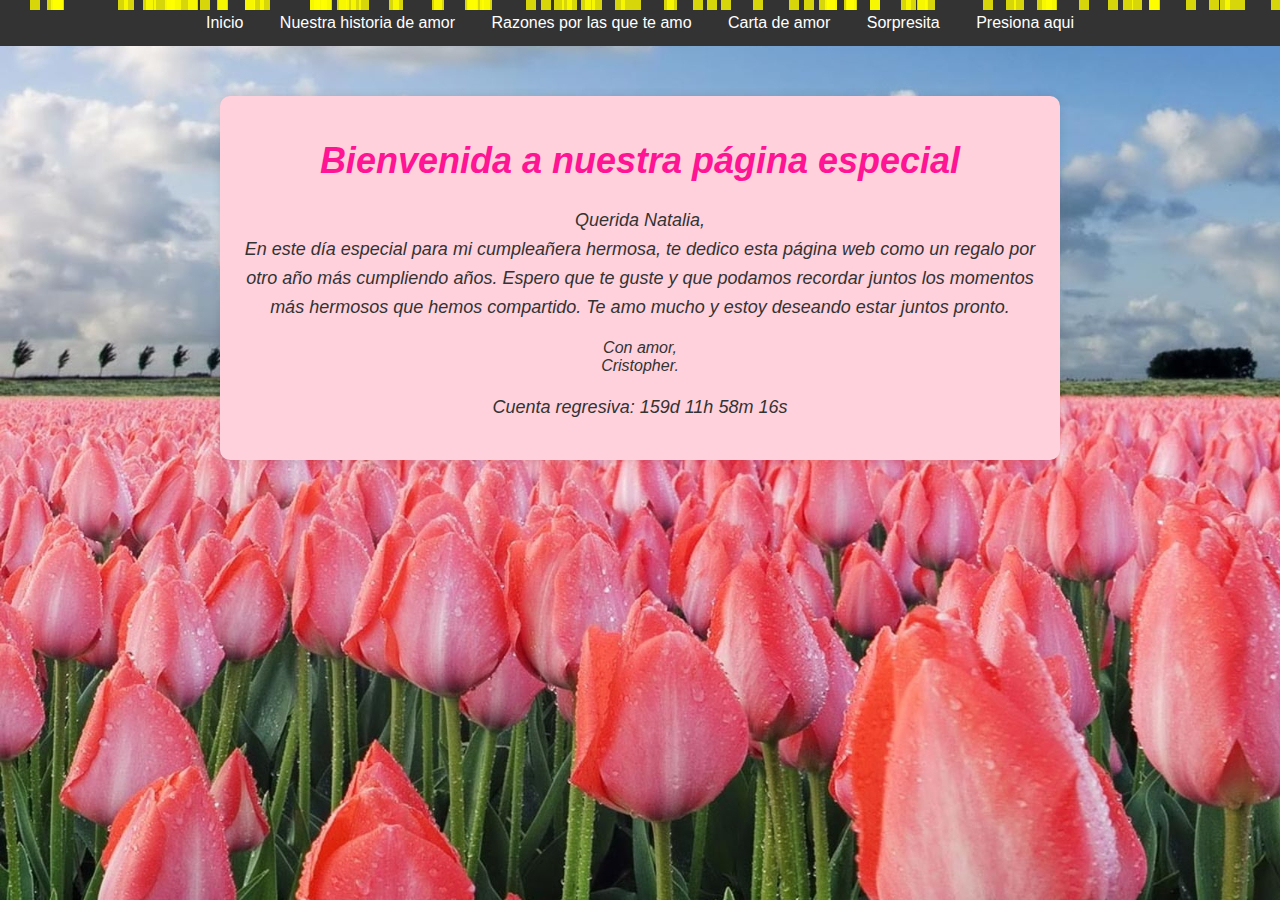
<file: index.html>
<!DOCTYPE html>
<html lang="es">
<head>
    <meta charset="UTF-8">
    <meta name="viewport" content="width=device-width, initial-scale=1.0">
    <title>Bienvenida</title>
    <link rel="stylesheet" href="style.css">
    <script defer src="si.js"></script>
</head>
<body>
<div id="confetti"></div>

<div class="menu">
    <ul>
        <li><a href="index.html">Inicio</a></li>
        <li><a href="HistoriaAmor.html">Nuestra historia de amor</a></li>
        <li><a href="Razones.html">Razones por las que te amo</a></li>
        <li><a href="Carta.html">Carta de amor</a></li>
        <li><a href="main.html">Sorpresita</a></li>
        <li><a href="Press.html">Presiona aqui</a></li>
    </ul>
</div>

<div class="container">
    <h1>Bienvenida a nuestra página especial</h1>
    <p>Querida Natalia, <br>
    En este día especial para mi cumpleañera hermosa, te dedico esta página web como un regalo por otro año más cumpliendo años. Espero que te
        guste y que podamos recordar juntos los momentos más hermosos que hemos compartido. Te amo mucho y estoy deseando estar juntos pronto.</p>
    Con amor,<br>Cristopher.</p>
    <p>Cuenta regresiva: <span id="countdown"></span></p>
</div>

</body>
</html>
</file>
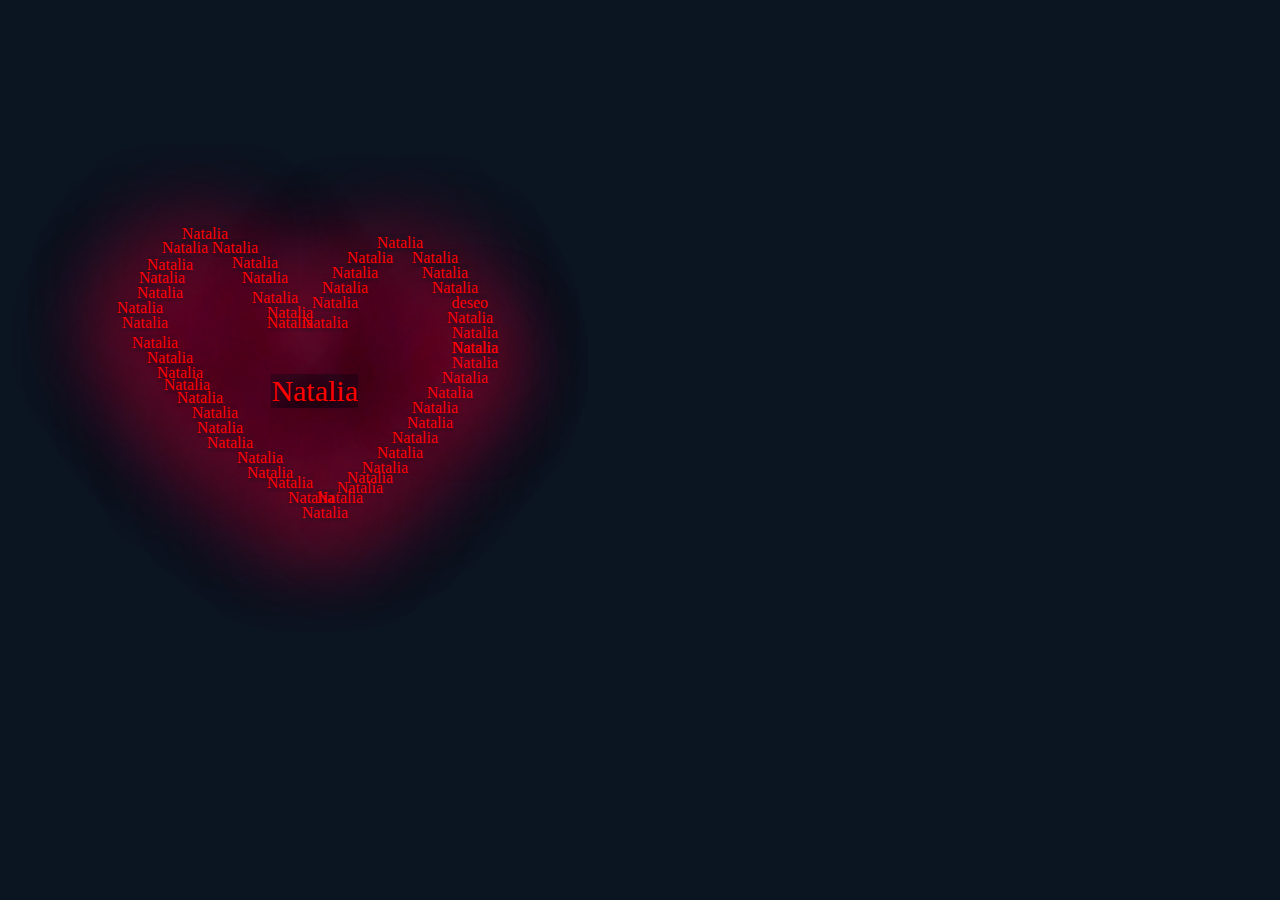
<file: Heart.html>
<!DOCTYPE html>       
<html lang="en">
<head>
   <meta charset="UTF-8">
   <meta http-equiv="X-UA-Compatible" content="IE=edge">
   <meta name="viewport" content="width=device-width, initial-scale=1.0">
   <title>Corazon de palabras</title>
   <link rel="stylesheet" href="heart.css"
</head>
<body>
   <div class="container">

      <p class="amor">Natalia</p>
      <p class="primera">Natalia</p>
      <p class="segunda">Natalia</p>
      <p class="tercera">Natalia</p>
      <p class="cuarta">Natalia</p>
      <p class="quinta">Natalia</p>
      <p class="sexta">Natalia</p>
      <p class="septima">Natalia</p>
      <p class="octava">Natalia</p>
      <p class="novena">Natalia</p>
      <p class="decima">Natalia </p>
      <p class="decima1">Natalia</p>
      <p class="decima2">Natalia</p>
      <p class="decima3">Natalia</p>
      <p class="decima4">Natalia</p>
      <p class="decima5">Natalia</p>
      <p class="decima6">Natalia</p>
      <p class="decima7">deseo</p>
      <p class="decima8">Natalia</p>
      <p class="decima9">Natalia</p>
      <p class="vigesima">Natalia</p>
      <p class="vigesima1">Natalia</p>
      <p class="vigesima2">Natalia</p>
      <p class="vigesima3">Natalia</p>
      <p class="vigesima4">Natalia</p>
      <p class="vigesima5">Natalia</p>
      <p class="vigesima6">Natalia</p>

      <p class="primera-">Natalia</p>
      <p class="segunda-">Natalia</p>
      <p class="tercera-">Natalia</p>
      <p class="cuarta-">Natalia</p>
      <p class="quinta-">Natalia</p>
      <p class="sexta-">Natalia</p>
      <p class="septima-">Natalia</p>
      <p class="octava-">Natalia</p>
      <p class="novena-">Natalia</p>
      <p class="decima-">Natalia</p>
      <p class="decima-1">Natalia</p>
      
      <p class="decima-4">Natalia</p>
      <p class="decima-5">Natalia</p>
      <p class="decima-6">Natalia</p>
      <p class="decima-7">Natalia</p>
      <p class="decima-8">Natalia</p>
      <p class="decima-9">Natalia</p>
      <p class="vigesima-">Natalia</p>
      <p class="vigesima-1">Natalia</p>
      <p class="vigesima-2">Natalia</p>
      <p class="vigesima-3">Natalia</p>
      <p class="vigesima-4">Natalia</p>
      <p class="vigesima-5">Natalia</p>
      <p class="vigesima-6">Natalia</p>
      <p class="vigesima-7">Natalia</p>





   </div>
</body>
</html>
</file>
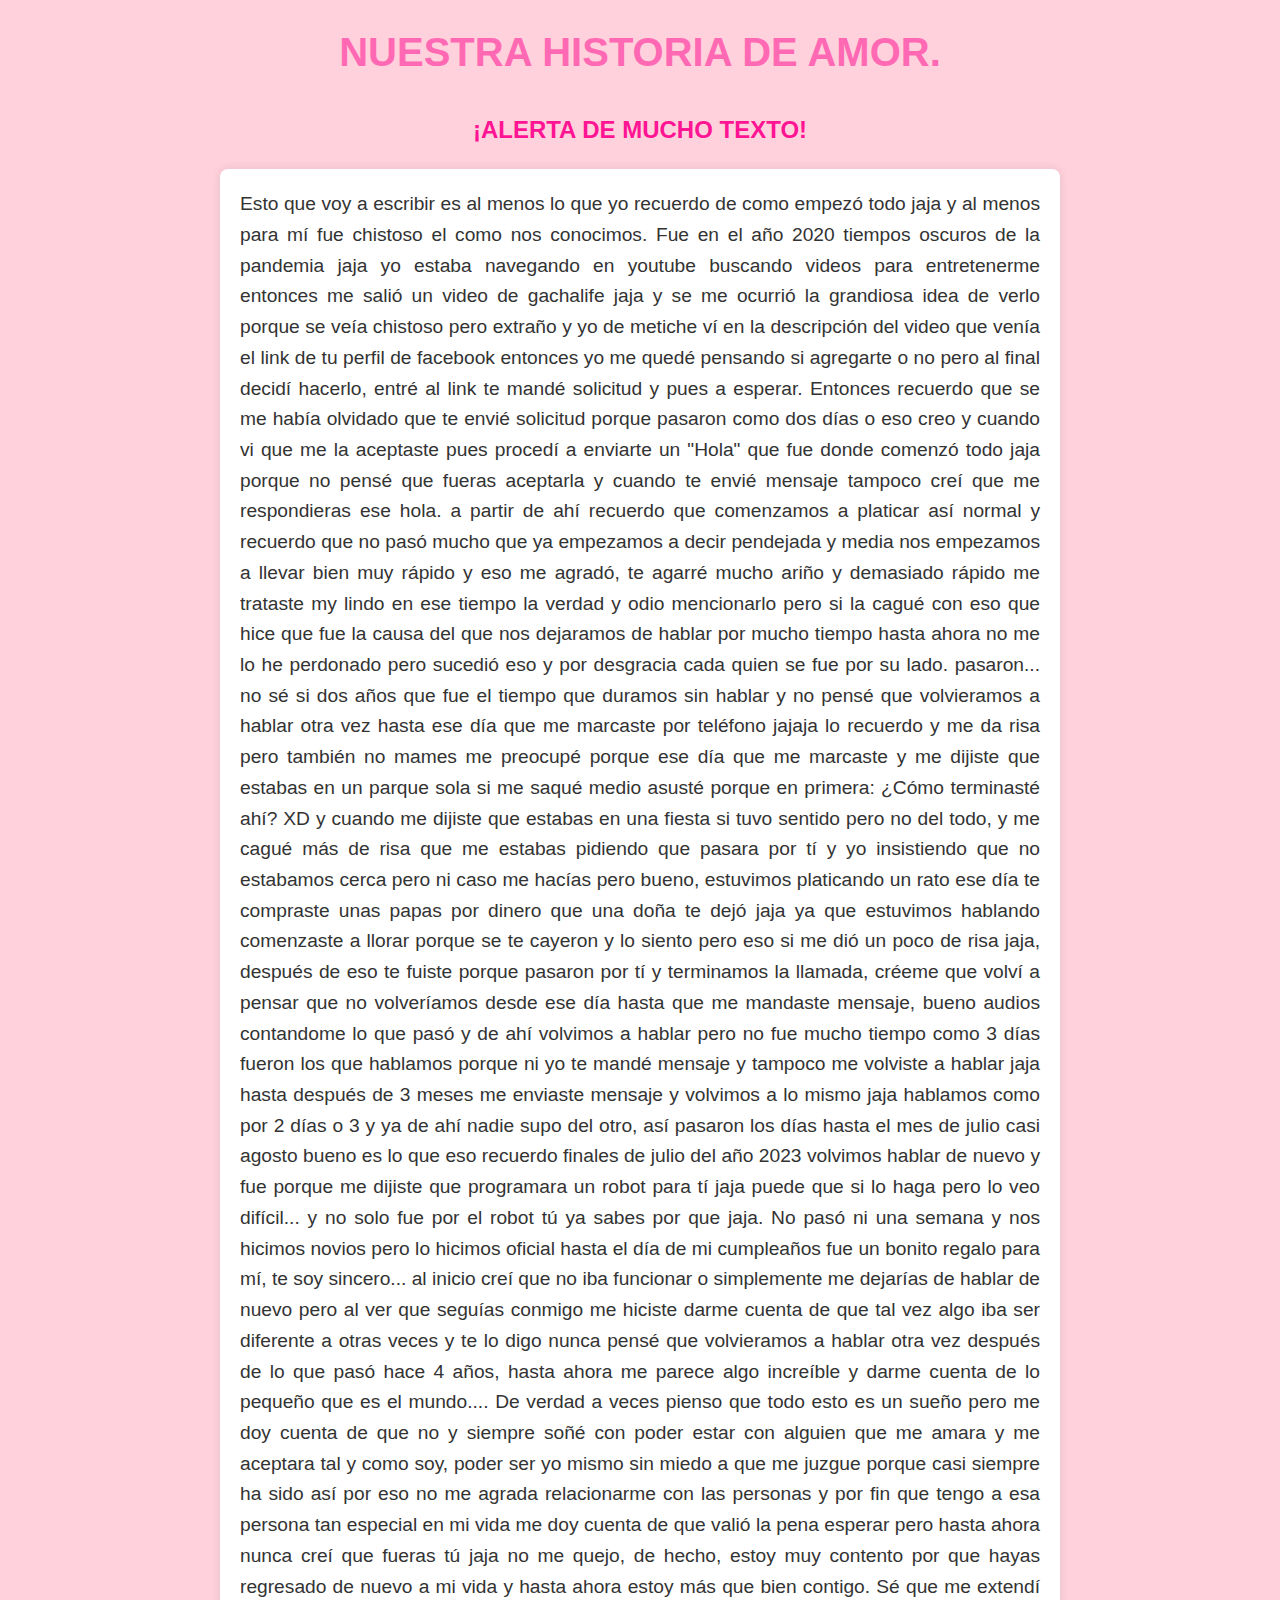
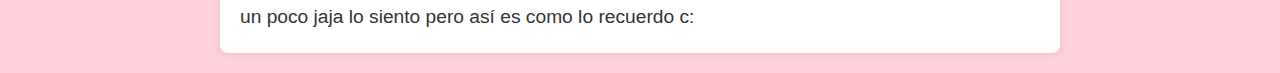
<file: HistoriaAmor.html>
<!DOCTYPE html>
<html lang="en">
<head>
    <meta charset="UTF-8">
    <title>Historia de amor.</title>
    <link rel="stylesheet" href="historiaAmor.css">
</head>
<body>
    <h1>NUESTRA HISTORIA DE AMOR.</h1>
    <h2>¡ALERTA DE MUCHO TEXTO!</h2>
    <p>Esto que voy a escribir es al menos lo que yo recuerdo de como empezó todo jaja y al menos para mí fue chistoso el
        como nos conocimos.
        Fue en el año 2020 tiempos oscuros de la pandemia jaja yo estaba navegando en youtube buscando videos para entretenerme
        entonces me salió un video de gachalife jaja y se me ocurrió la grandiosa idea de verlo porque se veía chistoso pero extraño
        y yo de metiche ví en la descripción del video que venía el link de tu perfil de facebook entonces yo me quedé pensando si
        agregarte o no pero al final decidí hacerlo, entré al link te mandé solicitud y pues a esperar. Entonces recuerdo que
        se me había olvidado que te envié solicitud porque pasaron como dos días o eso creo y cuando vi que me la aceptaste pues procedí
        a enviarte un "Hola" que fue donde comenzó todo jaja porque no pensé que fueras aceptarla y cuando te envié mensaje tampoco creí que
        me respondieras ese hola.
        a partir de ahí recuerdo que comenzamos a platicar así normal y recuerdo que no pasó mucho que ya empezamos a decir pendejada y media
        nos empezamos a llevar bien muy rápido y eso me agradó, te agarré mucho ariño y demasiado rápido me trataste my lindo en ese tiempo la verdad
        y odio mencionarlo pero si la cagué con eso que hice que fue la causa del que nos dejaramos de hablar por mucho tiempo hasta ahora no me
        lo he perdonado pero sucedió eso y por desgracia cada quien se fue por su lado. pasaron... no sé si dos años que fue el tiempo que duramos sin
        hablar y no pensé que volvieramos a hablar otra vez hasta ese día que me marcaste por teléfono jajaja lo recuerdo y me da risa pero también no mames
        me preocupé porque ese día que me marcaste y me dijiste que estabas en un parque sola si me saqué medio asusté porque en primera: ¿Cómo
        terminasté ahí? XD y cuando me dijiste que estabas en una fiesta si tuvo sentido pero no del todo, y me cagué más de risa que me estabas
        pidiendo que pasara por tí y yo insistiendo que no estabamos cerca pero ni caso me hacías pero bueno, estuvimos platicando un rato ese día
        te compraste unas papas por dinero que una doña te dejó jaja ya que estuvimos hablando comenzaste a llorar porque se te cayeron y lo siento pero
        eso si me dió un poco de risa jaja, después de eso te fuiste porque pasaron por tí y terminamos la llamada, créeme que volví a pensar que no
        volveríamos desde ese día hasta que me mandaste mensaje, bueno audios contandome lo que pasó y de ahí volvimos a hablar pero no fue mucho tiempo
        como 3 días fueron los que hablamos porque ni yo te mandé mensaje y tampoco me volviste a hablar jaja hasta después de 3 meses me enviaste mensaje y volvimos a lo
        mismo jaja hablamos como por 2 días o 3 y ya de ahí nadie supo del otro, así pasaron los días hasta el mes de julio casi agosto bueno
        es lo que eso recuerdo finales de julio del año 2023 volvimos hablar de nuevo y fue porque me dijiste que programara un robot para tí jaja
        puede que si lo haga pero lo veo difícil... y no solo fue por el robot tú ya sabes por que jaja.
        No pasó ni una semana y nos hicimos novios pero lo hicimos oficial hasta el día de mi cumpleaños fue un bonito regalo para mí, te soy sincero...
        al inicio creí que no iba funcionar o simplemente me dejarías de hablar de nuevo pero al ver que seguías conmigo me hiciste darme cuenta
        de que tal vez algo iba ser diferente a otras veces y te lo digo nunca pensé que volvieramos a hablar otra vez después de lo que pasó hace
        4 años, hasta ahora me parece algo increíble y darme cuenta de lo pequeño que es el mundo.... De verdad a veces pienso que todo esto es un sueño
        pero me doy cuenta de que no y siempre soñé con poder estar con alguien que me amara y me aceptara tal y como soy, poder ser yo mismo
        sin miedo a que me juzgue porque casi siempre ha sido así por eso no me agrada relacionarme con las personas y por fin que tengo a esa persona tan especial
        en mi vida me doy cuenta de que valió la pena esperar pero hasta ahora nunca creí que fueras tú jaja no me quejo, de hecho, estoy muy
        contento por que hayas regresado de nuevo a mi vida y hasta ahora estoy más que bien contigo.
        Sé que me extendí un poco jaja lo siento pero así es como lo recuerdo c:

        
    </p>
    
</body>
</html>
</file>
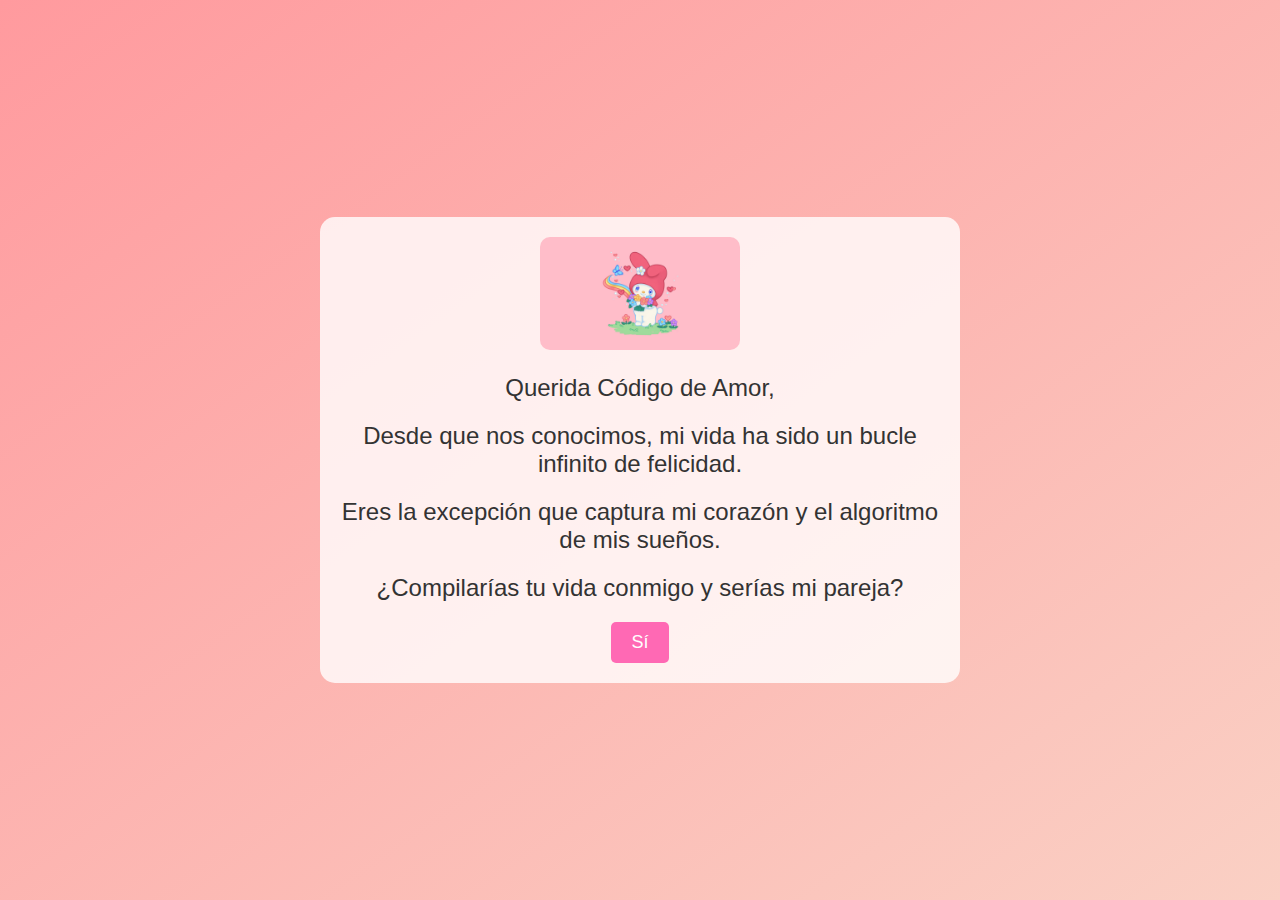
<file: Press.html>
<!DOCTYPE html>
<html lang="es">
<head>
    <meta charset="UTF-8">
    <meta name="viewport" content="width=device-width, initial-scale=1.0">
    <title>Bienvenida</title>
    <link rel="stylesheet" href="declaracion.css">
    <script defer src="declaracion.js"></script>
</head>
<body>
    <div class="container">
        <img src="img/mymelody.jpeg" alt="My Melody" class="character">
        <div class="message">Querida Código de Amor,</div>
        <div class="message">Desde que nos conocimos, mi vida ha sido un bucle infinito de felicidad.</div>
        <div class="message">Eres la excepción que captura mi corazón y el algoritmo de mis sueños.</div>
        <div class="message">¿Compilarías tu vida conmigo y serías mi pareja?</div>
        <button class="button" onclick="showThankYouMessage()">Sí</button>
        <div id="thankYouMessage">¡Gracias por aceptar! Eres mi variable constante en un mundo de cambios.</div>
    </div>

</body>
</html>
</file>
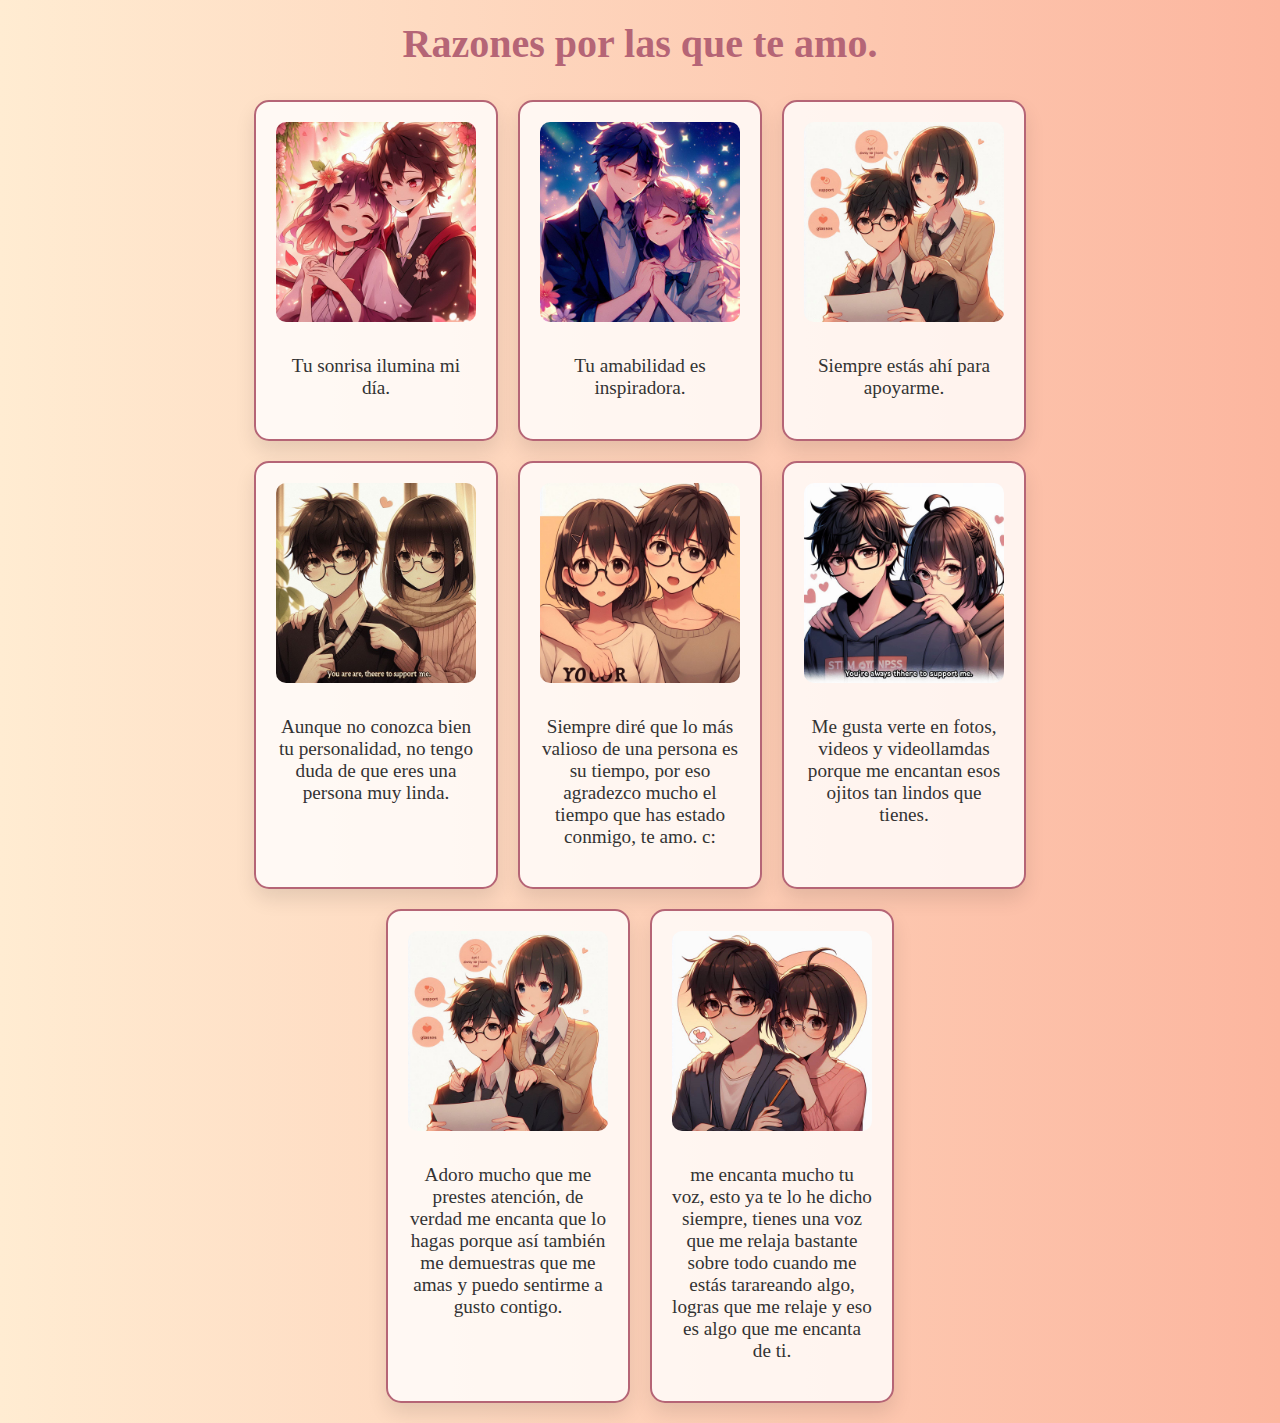
<file: Razones.html>
<!DOCTYPE html>
<html lang="esp">

<head>
    <meta charset="UTF-8">
    <meta name="viewport" content="width=device-width, initial-scale=1.0">
    <title>Bienvenida</title>
    <link rel="stylesheet" href="Razones.css">
</head>

<body>
    <section id="razones">
        <h2>Razones por las que te amo.</h2>
        <div class="container">
            <div class="reason-card">
                <img src="img/sonrisa.jfif" alt="Tu sonrisa">
                <p>Tu sonrisa ilumina mi día.</p>
            </div>
            <div class="reason-card">
                <img src="img/amabilidad.jfif" alt="Tu amabilidad">
                <p>Tu amabilidad es inspiradora.</p>
            </div>
            <div class="reason-card">
                <img src="img/atencion.jfif" alt="Tu apoyo">
                <p>Siempre estás ahí para apoyarme.</p>
            </div>
            <div class="reason-card">
                <img src="img/ser.jfif" alt="Tu forma de ser">
                <p>Aunque no conozca bien tu personalidad, no tengo duda de que eres una persona muy linda.</p>
            </div>
            <div class="reason-card">
                <img src="img/time.jfif" alt="Tu tiempo">
                <p>Siempre diré que lo más valioso de una persona es su tiempo, por eso agradezco mucho el tiempo que
                    has estado
                    conmigo, te amo. c:
                </p>
            </div>
                <div class="reason-card">
                    <img src="img/ojos.jfif" alt="Tu ojitos">
                    <p>Me gusta verte en fotos, videos y videollamdas porque me encantan esos ojitos tan lindos que
                        tienes.
                    </p>
                </div>
                    <div class="reason-card">
                        <img src="img/atencion.jfif" alt="Tu atención">
                        <p> Adoro mucho que me prestes atención, de verdad me encanta que lo hagas porque así
                            también me demuestras que me amas y puedo sentirme a gusto contigo.
                        </p>
                    </div>
                    <div class="reason-card">
                        <img src="img/OIG2.jfif" alt="Tu Voz">
                        <p> me encanta mucho tu voz, esto ya te lo he dicho siempre, tienes una voz que me relaja
                            bastante
                            sobre todo cuando me estás tarareando algo, logras que me relaje y eso es algo que me
                            encanta de ti.
                        </p>
                    </div>
    </section>
</body>

</html>
</file>
<file: style.css>
/* style.css */

body {
    font-family: Arial, sans-serif;
    background-image: url("img/flores1.jpg");
    color: #333;
    margin: 0;
    padding: 0;
}

.container {
    max-width: 800px;
    margin: 50px auto;
    text-align: center;
    padding: 20px;
    background-color: #FFD1DC;
    border-radius: 10px;
    box-shadow: 0 0 10px rgba(0, 0, 0, 0.1);
    font-style: italic;
}

h1 {
    font-size: 36px;
    color: #ff1493; /* Color rosa */
}

p {
    font-size: 18px;
    line-height: 1.6;
}

.menu {
    background-color: #333;
    overflow: hidden;
    text-align: center; /* Centra horizontalmente el menú */
}

.menu ul {
    list-style-type: none;
    margin: 0;
    padding: 0;
}

.menu li {
    display: inline-block; /* Muestra los elementos de lista en línea */
}

.menu li a {
    display: block;
    color: white;
    text-align: center;
    padding: 14px 16px;
    text-decoration: none;
}

.menu li a:hover {
    background-color: #111;
}

#confetti {
    position: absolute;
    top: 0;
    left: 0;
    width: 100%;
    height: 100%;
    pointer-events: none;
}

.confetti {
    position: absolute;
    width: 10px;
    height: 10px;
    background-color: #ff0;
    opacity: 0.8;
    animation: fall linear infinite;
}

@keyframes fall {
    0% { transform: translateY(0); }
    100% { transform: translateY(100vh) rotate(360deg); }
}
</file>
<file: heart.css>
body{
    background-color: #0b1522;
 }
 /*accedemos al container que envuelve todas las palabras*/
 .container{
    width: 500px;
    height: 500px;
    /*le dimos ancho y alto , ahora le vamos a dar un borde 
    para que se vea*/
    /*border: 3px solid blue; quitamos el borde del contenedor principal*/
    right: -90px;
    bottom: -30px;
    position: relative;/*posicionamos relative para que quede como padre
    el contenedorluego a las palabras de adentro posicionaremos absolute 
    para que tome al contenedor padre como referencia al ponerle las propiedades
    de margin , bottom etc*/

 }/*accedimos a la palabra principal del centro de nuestro corazon*/

 .amor{
    position: absolute;
    right: 240px;
    bottom: 100px;
    color: red;
    font-size: 30px;
 }

 /*ahora accederemos a las clases de todas las palabras*/

 .primera{
    /*posicionaremos absolute para que tome como referencia el contenedor principal y ajustemos el right y bottom segun queramos*/
    position: absolute;
    right: 250px;
    bottom: 0;    
 }

/* ahora accedemos a todas las palabras*/

p{
 color: red;
 /*damos una sombra*/
 box-shadow: -10px 15px 100px #f20044;
}

 .segunda{
       position: absolute;
       right: 235px;
       bottom: 15px;
    }
    .tercera{
       position: absolute;
       right: 215px;
       bottom: 25px;
    }.cuarta{
       position: absolute;
       right: 205px;
       bottom: 35px;
    }.quinta{
       position: absolute;
       right: 190px;
       bottom: 45px;
    }.sexta{
       position: absolute;
       right: 175px;
       bottom: 60px;
    }.septima{
       position: absolute;
       right: 160px;
       bottom: 75px;
    }.octava{
       position: absolute;
       right: 145px;
       bottom: 90px;
    }.novena{
       position: absolute;
       right: 140px;
       bottom: 105px;
    }.decima{
       position: absolute;
       right: 125px;
       bottom: 120px;
    }.decima1{
       position: absolute;
       right: 110px;
       bottom: 135px;
    }.decima2{
       position: absolute;
       right: 100px;
       bottom: 150px;
    }.decima3{
       position: absolute;
       right: 100px;
       bottom: 165px;
    }.decima4{
       position: absolute;
       right: 100px;
       bottom: 165px;
    }.decima5{
       position: absolute;
       right: 100px;
       bottom: 180px;
    }.decima6{
       position: absolute;
       right: 105px;
       bottom: 195px;
    }.decima7{
       position: absolute;
       right: 110px;
       bottom: 210px;
    }.decima8{
       position: absolute;
       right: 120px;
       bottom: 225px;
    }.decima9{
       position: absolute;
       right: 130px;
       bottom: 240px;
    }.vigesima{
       position: absolute;
       right: 140px;
       bottom: 255px;
    }.vigesima1{
       position: absolute;
       right: 175px;
       bottom: 270px;
    }.vigesima2{
       position: absolute;
       right: 205px;
       bottom: 255px;
    }.vigesima3{
       position: absolute;
       right: 220px;
       bottom: 240px;
    }.vigesima4{
       position: absolute;
       right: 230px;
       bottom: 225px;
    }.vigesima5{
       position: absolute;
       right: 240px;
       bottom: 210px;
    }.vigesima6{
       position: absolute;
       right: 250px;
       bottom: 190px;

     /*hasta aqui tendriamos el medio corazon , tenes que seguir posicinando las palabras*/
    }

    .primera-{
       position: absolute;
       left: 190px;
       bottom: 15px;
    }
    .segunda-{
       position: absolute;
       right: 285px;
       bottom: 30px;
    }
    .tercera-{
       position: absolute;
       right: 305px;
       bottom: 40px;
    }
    .cuarta-{
       position: absolute;
       right: 315px;
       bottom: 55px;
    }
    .quinta-{
       position: absolute;
       right: 345px;
       bottom: 70px;
    }
    .sexta-{
       position: absolute;
       right: 355px;
       bottom: 85px;
    }
    .septima-{
       position: absolute;
       right: 360px;
       bottom: 100px;
    }
    .octava-{
       position: absolute;
       right: 375px;
       bottom: 115px;
    }
    .novena-{
       position: absolute;
       right: 388px;
       bottom: 128px;
    }
    .decima-{
       position: absolute;
       right: 395px;
        bottom: 140px;
    }
    .decima-1{
       position: absolute;
       right: 405px;
       bottom: 155px;
    }
    .decima-2{
       position: absolute;
       right:425px ;
       bottom: 160x;
    }
    .decima-4{
       position: absolute;
       right: 420px;
       bottom: 170px;
    }
    .decima-5{
       position: absolute;
       right: 430px;
       bottom: 190px;
    }.decima-6{
       position: absolute;
       right: 435px;
       bottom: 205px;
    }
    .decima-7{
       position: absolute;
       right: 415px;
       bottom: 220px;
    }
    .decima-8{
       position: absolute;
       right: 413px;
       bottom: 235px;
    }
    .decima-9{
       position: absolute;
       right:405px ;
       bottom: 248px;
    }
    .vigesima-{
       position: absolute;
       right: 390px;
       bottom: 265px;
    }
    .vigesima-1{
       position: absolute;
       right: 370px;
       bottom: 279px;
    }
    .vigesima-2{
       position: absolute;
       right: 340px;
       bottom: 265px;
    }
    .vigesima-3{
       position: absolute;
       right: 320px;
       bottom: 250px;
    }
    .vigesima-4{
       position: absolute;
       right: 310px;bottom: 235px;
    }
    .vigesima-5{
       position: absolute;
       right: 300px;
       bottom: 215px;
    }
    .vigesima-6{
       position: absolute;
       right: 285px;
       bottom: 200px;
    }
    .vigesima-7{
       position: absolute;
       right: 285px;
       bottom: 190px;
    }

    /*podemos poner cualquier palabra */
    /*POR ULTIMO VAMOS A REALIZAR LA ANIMACION DE LATIR*/
    p{
         /*accedemos a todos los parrafos */
         animation: latiendo 0.6s linear infinite;
    }

    @keyframes latiendo {
       0%{transform: scale(1.4);}
       80%{transform: scale(2.)}
    }
</file>
<file: historiaAmor.css>
/* Archivo: styles.css */

/* Estilos generales */
body {
    font-family: 'Arial', sans-serif;
    background-color: #FFD1DC;
    color: #333;
    margin: 0;
    padding: 0;
    line-height: 1.6;
}

/* Estilos del header */
h1 {
    color: #ff69b4;
    text-align: center;
    margin-top: 20px;
    font-size: 2.5em;
}

/* Estilos del subtítulo */
h2 {
    color: #ff1493;
    text-align: center;
    margin-bottom: 20px;
    font-size: 1.5em;
}

/* Estilos del párrafo */
p {
    background-color: #fff;
    border-radius: 8px;
    box-shadow: 0 0 10px rgba(0, 0, 0, 0.1);
    max-width: 800px;
    margin: 20px auto;
    padding: 20px;
    font-size: 1.2em;
    color: #333;
    text-align: justify;
}

/* Estilos del contenedor principal */
main {
    padding: 20px;
}

/* Efecto de hover en los párrafos */
p:hover {
    background-color: #ffe4e1;
}

/* Responsive: para pantallas pequeñas */
@media (max-width: 600px) {
    h1 {
        font-size: 2em;
    }

    h2 {
        font-size: 1.2em;
    }

    p {
        font-size: 1em;
        padding: 15px;
    }
}
</file>
<file: declaracion.css>
body {
    display: flex;
    justify-content: center;
    align-items: center;
    height: 100vh;
    margin: 0;
    font-family: Arial, sans-serif;
    background: linear-gradient(to bottom right, #ff9a9e, #fad0c4); /* Fondo de degradado */
    background-size: cover; /* Ajustar imagen al tamaño de la pantalla */
    background-position: center; /* Centrar la imagen de fondo */
}
.container {
    text-align: center;
    background: rgba(255, 255, 255, 0.8); /* Fondo blanco semitransparente */
    padding: 20px;
    border-radius: 15px;
    max-width: 600px;
    width: 100%;
}
.message {
    font-size: 24px;
    margin-bottom: 20px;
    color: #333;
}
.character {
    width: 200px;
    height: auto;
    margin-bottom: 20px;
    border-radius: 10px;
}
.button {
    padding: 10px 20px;
    font-size: 18px;
    background-color: #ff69b4;
    color: white;
    border: none;
    border-radius: 5px;
    cursor: pointer;
}
.button:hover {
    background-color: #ff1493;
}
#thankYouMessage {
    display: none;
    margin-top: 20px;
    font-size: 24px;
}
</file>
<file: Razones.css>
body {
    font-family: 'Georgia', serif;
    background: linear-gradient(to right, #ffecd2, #fcb69f);
    color: #333;
    margin: 0;
    padding: 0;
    display: flex;
    justify-content: center;
    align-items: center;
    min-height: 100vh;
    flex-direction: column;
}

/* Estilos del encabezado principal */
h2 {
    color: #b56576;
    text-align: center;
    margin-top: 20px;
    font-size: 2.5em;
    font-family: 'Brush Script MT', cursive;
}

/* Contenedor principal */
.container {
    display: flex;
    flex-wrap: wrap;
    justify-content: center;
    gap: 20px;
    max-width: 1000px;
    margin: 20px;
}

/* Estilos de los cuadros */
.reason-card {
    background: rgba(255, 255, 255, 0.8);
    border: 2px solid #b56576;
    border-radius: 15px;
    box-shadow: 0 10px 20px rgba(0, 0, 0, 0.1);
    padding: 20px;
    text-align: center;
    width: 200px;
    transition: transform 0.3s ease-in-out;
}

.reason-card img {
    width: 100%;
    border-radius: 10px;
    margin-bottom: 10px;
}

.reason-card p {
    font-size: 1.2em;
    color: #333;
}

.reason-card:hover {
    transform: scale(1.05);
}

/* Responsive: para pantallas pequeñas */
@media (max-width: 600px) {
    .reason-card {
        width: 100%;
        margin-bottom: 20px;
    }

    h2 {
        font-size: 2em;
    }
}
</file>
